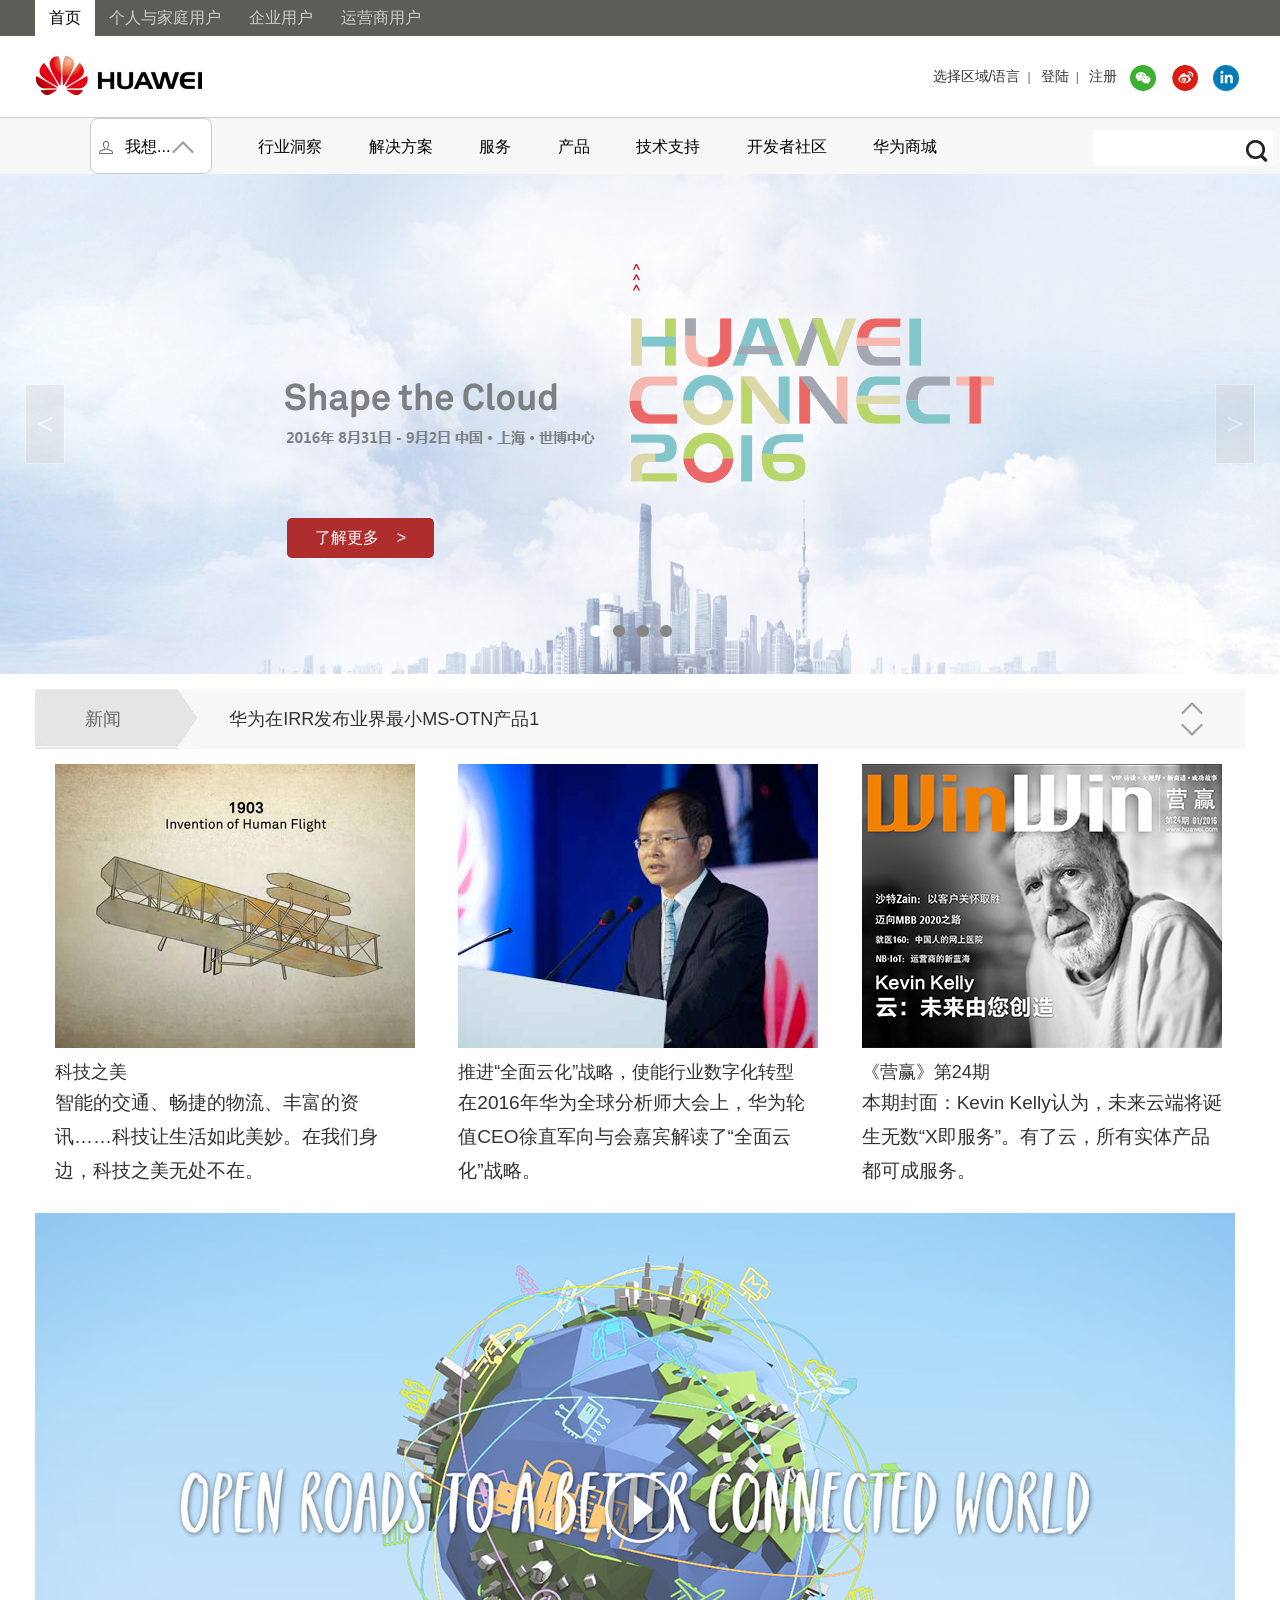
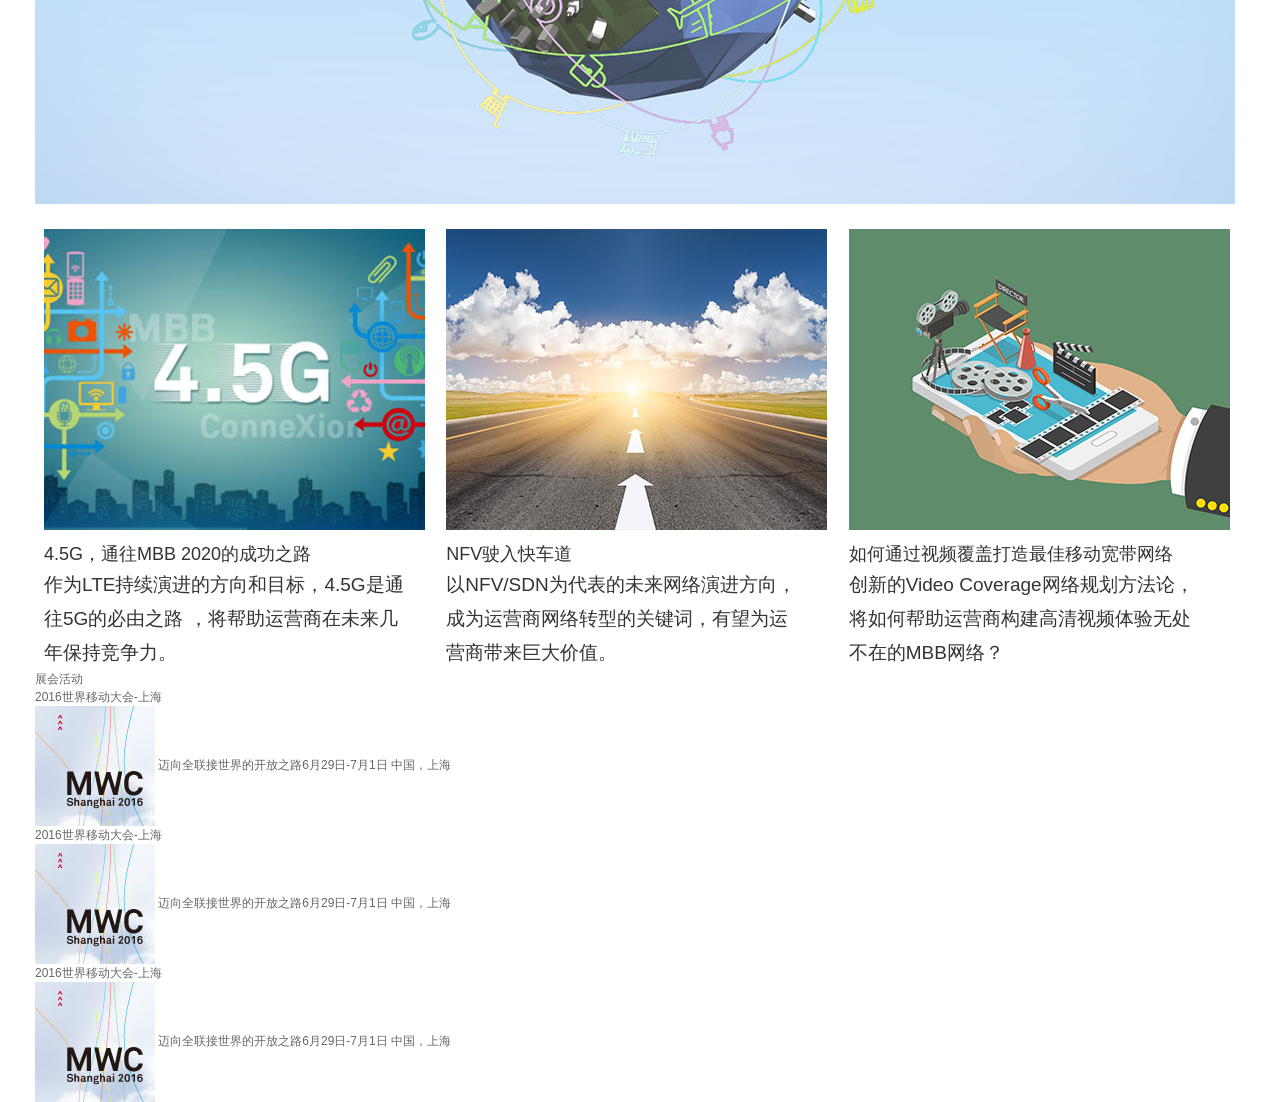
<file: index.html>
<!DOCTYPE html>
<html>
<head lang="en">
    <meta charset="UTF-8">
    <title>HUAWEI</title>
    <link rel="stylesheet" href="css/base.css"/>
    <link rel="stylesheet" href="css/short_cut.css"/>
    <link rel="stylesheet" href="css/nav.css"/>
    <link rel="stylesheet" href="css/slide.css"/>
    <link rel="stylesheet" href="css/newbar.css"/>
    <link rel="stylesheet" href="css/container.css"/>
    <link rel="stylesheet" href="css/showline.css"/>
    <script src="js/jquery-1.12.3.js"></script>
    <script src="js/index.js"></script>
</head>
<body>
<!--header开始-->
<div class="short_cut">
    <div class="w">
        <div class="short_cutT">
            <div class="clearfix">
                <ul>
                    <li class="active"><a>首页</a></li>
                    <li><a>个人与家庭用户</a></li>
                    <li><a>企业用户</a></li>
                    <li><a>运营商用户</a></li>
                </ul>
            </div>
        </div>
        <div class="short_cutB">
            <div class="short_cutBlf"><img src="images/logo_new.png" alt=""/></div>
            <div class="short_cutBrt">
                <ul>
                    <li id="loginspan"><a>选择区域/语言</a>|
                        <a>登陆</a>|
                        <a>注册</a></li>
                    <li class="follow">
                        <a href="#"><img src="images/wechat.png" alt=""/></a>
                        <a href="#"><img src="images/weibo.png" alt=""/></a>
                        <a href="#"><img src="images/hw_u_397327.png" alt=""/></a></li>
                </ul>
            </div>
        </div>
    </div>
</div>
<!--header结束-->
<!--nav开始-->
<div class="navwrap">
    <div class="w" style="padding: 0 69px;background-color: #F7F7F7;">
        <div class="navwrap_top">
            <ul>
                <li class="i_want_to"><img id="iwantoicon" src="images/user_icon.png" alt=""/><a href="#">我想...<img
                        src="images/hw_u_395993.png" alt=""/></a></li>
                <li><a href="#">行业洞察</a></li>
                <li><a href="#">解决方案</a></li>
                <li><a href="#">服务</a></li>
                <li><a href="#">产品</a></li>
                <li><a href="#">技术支持</a></li>
                <li><a href="#">开发者社区</a></li>
                <li><a href="#">华为商城</a></li>
                <span><input type="text"/><img id="search" src="images/icon_find.png" alt=""/></span>
            </ul>
        </div>
        <div class="navwrap_bottom">
            <ul>
                <li class="col-1">
                    <div class="row">
                        <img src="images/9-16.png" alt=""/>
                        <ul>
                            <li><a>浏览智能手机</a></li>
                            <li><a>浏览平板电脑</a></li>
                            <li><a>浏览穿戴设备</a></li>
                            <li><a>升级软件应用</a></li>
                            <li><a>访问消费者网站></a></li>
                        </ul>
                    </div>
                    <div class="row">
                        <img src="images/hw_u_395972.png" alt=""/>
                        <ul>
                            <li><a href="#">查找解决方案</a></li>
                            <li><a href="#">查找商用产品</a></li>
                            <li><a href="#">联系分销商</a></li>
                            <li><a href="#">获得技术支持</a></li>
                            <li><a href="#">访问企业业务网站></a></li>
                        </ul>
                    </div>
                    <div class="row">
                        <ul>
                            <li><a href="#">了解华为</a></li>
                            <li><a href="#">成为合作伙伴</a></li>
                            <li><a href="#">加入华为</a></li>
                            <li><a href="#">在线反馈</a></li>
                        </ul>
                    </div>
                </li>
                <li class="col-2">
                    <div class="row">
                        <ul>
                            <li><a href="#">全联接世界</a></li>
                            <li><a href="#">客户声音</a></li>
                            <li><a href="#">市场趋势</a></li>
                            <li><a href="#">创新</a></li>
                            <li><a href="#">热点技术</a></li>
                            <li><a href="#">标准与行业贡献</a></li>
                        </ul>
                    </div>
                    <div class="row img">
                        <img src="images/nav_banner_gci.jpg" alt=""/>

                        <div>
                            <h3><a href="#">2016全球联接指数</a></h3>

                            <p>通过经济要素和ICT使能技术的关联模型，持续量化全球数字经济发展进程，为不同国家的数字经济规划和发展提供参考。</p>
                        </div>
                    </div>
                    <div class="row img">
                        <img src="images/What-Should-We-Do-Before-5G-01.gif" alt=""/>

                        <div>
                            <h3><a href="#">华为轮值CEO郭平: 5G到来之前的准备</a></h3>

                            <p>5G到来前，我们可以做三件事：增强联接能力；从供给驱动转变为需求驱动使能垂直行业；重新定义网络能力。</p>
                        </div>
                    </div>

                </li>
                <li class="col-3">
                    <div class="row">
                        <ul style="margin-right:76px">
                            <li><h3>热点话题</h3></li>
                            <li><a href="#">无处不在的移动宽带</a></li>
                            <li><a href="#">合超宽带</a></li>
                            <li><a href="#">SoftCOM，重构未来电信业</a></li>
                            <li><a href="#">面向体验的ICT运营运维转型</a></li>
                            <li><a href="#">软件定义网络(SDN)</a></li>
                            <li><a href="#">精简IT，敏捷商道</a></li>
                            <li><a href="#">物联网，驱动行业创新</a></li>
                        </ul>
                    </div>
                    <div class="row">
                        <ul style="width: 105px;margin-right: 56px;">
                            <li>
                                <h3>行业</h3>
                            </li>
                            <li><a href="#">公共安全</a></li>
                            <li><a href="#">政务</a></li>
                            <li><a href="#">轨道</a></li>
                            <li><a href="#">电力</a></li>
                            <li><a href="#">金融</a></li>
                            <li><a href="#">影视传媒</a></li>
                        </ul>
                    </div>
                    <div class="row">
                        <ul style="width: 145px;">
                            <li>
                                <h3>&nbsp;</h3>
                            </li>
                            <li><a href="#">教育</a></li>
                            <li><a href="#">医疗</a></li>
                            <li><a href="#">油气</a></li>
                            <li><a href="#">制造</a></li>
                            <li><a href="#">零售</a></li>
                            <li><a href="#">酒店</a></li>
                        </ul>
                    </div>
                    <div class="row img">
                        <img src="images/leading_new_ict.jpg" alt=""/>

                        <div>
                            <h3><a href="#">Leading New ICT</a></h3>

                            <p>在”新ICT“时代，华为基于技术创新，打造开放平台，构建全新生态，助力企业数字化转型。</p>
                        </div>
                    </div>
                    <div class="row img">
                        <img src="images/nav_banner_shequ.jpg" alt=""/>

                        <div>
                            <h3><a href="#">产品定义社区</a></h3>

                            <p>如果您在安装、使用、维护华为泛网络产品中有任何问题与建议，赶快告诉我们吧，反馈一经采纳，就有大奖哦！我们的产品你定义！</p>
                        </div>
                    </div>

                </li>
                <li class="col-4">
                    <div class="row">
                        <ul style="">
                            <li>
                                <h3>热点话题</h3>
                            </li>
                            <li><a href="#">客户体验管理</a></li>
                            <li><a href="#">精品网</a></li>
                            <li><a href="#">端到端网络规划与集成</a></li>
                            <li><a href="#">OSS从支撑到使能</a></li>
                            <li><a href="#">NFV集成与运维</a></li>
                            <li><a href="#">数据中心新建与整合</a></li>
                            <li><a href="#">运维转型</a></li>
                        </ul>
                    </div>
                    <div class="row">
                        <ul style="">
                            <li>
                                <h3>运营商服务</h3>
                            </li>
                            <li><a href="#">咨询服务</a></li>
                            <li><a href="#">管理客户体验服务</a></li>
                            <li><a href="#">系统集成服务</a></li>
                            <li><a href="#">管理服务</a></li>
                            <li><a href="#">客户支持服务</a></li>
                            <li><a href="#">网络部署服务</a></li>
                            <li><a href="#">培训服务</a></li>
                        </ul>
                    </div>
                    <div class="row">
                        <ul style="">
                            <li>
                                <h3>企业服务</h3>
                            </li>
                            <li><a href="#">专业服务</a></li>
                            <li><a href="#">技术支持服务</a></li>
                            <li><a href="#">培训与认证服务</a></li>
                            <li><a href="#">行业服务解决方案</a></li>
                        </ul>
                    </div>
                </li>
                <li class="col-5">
                    <div class="row">
                        <ul style="">
                            <li>
                                <h3>个人</h3>
                            </li>
                            <li><a href="#">手机</a></li>
                            <li><a href="#">平板电脑</a></li>
                            <li><a href="#">智能穿戴</a></li>
                            <li><a href="#">移动宽带</a></li>
                            <li><a href="#">NFV集成与运维</a></li>
                            <li><a href="#">智能家居</a></li>
                            <li><a href="#">配件</a></li>
                        </ul>
                    </div>
                    <div class="row">
                        <ul style="">
                            <li>
                                <h3>商用</h3>
                            </li>
                            <li><h3 class="smalltitle">无线电信网络</h3></li>
                            <li><a href="#">LTE FDD</a></li>
                            <li><a href="#">LTE TDD</a></li>
                            <li><a href="#">SingleRAN</a></li>
                            <li><a href="#">GSM & UMTS</a></li>
                            <li><h3 class="smalltitle">电信软件</h3></li>
                            <li><a href="#">客户管理</a></li>
                            <li><a href="#">收入管理</a></li>
                            <li><a href="#">大数据分析</a></li>
                        </ul>
                    </div>
                    <div class="row">
                        <ul style="">
                            <li>
                                <h3>&nbsp;</h3>
                            </li>
                            <li><h3 class="smalltitle">IT</h3></li>
                            <li><a href="#">存储</a></li>
                            <li><a href="#">服务器D</a></li>
                            <li><a href="#">云计算</a></li>
                            <li><a href="#">企业云服务</a></li>
                            <li><h3 class="smalltitle">企业无线</h3></li>
                            <li><a href="#">eLTE宽带接入</a></li>
                            <li><a href="#">eLTE宽带集群</a></li>
                            <li><a href="#">GSM-R</a></li>
                        </ul>
                    </div>
                    <div class="row">
                        <ul style="">
                            <li>
                                <h3>&nbsp;</h3>
                            </li>
                            <li><h3 class="smalltitle">企业网络</h3></li>
                            <li><a href="#">交换机</a></li>
                            <li><a href="#">路由器</a></li>
                            <li><a href="#">无线局域网</a></li>
                            <li><a href="#">传送网</a></li>
                            <li><a href="#">接入网</a></li>
                            <li><a href="#">安全</a></li>
                        </ul>
                    </div>
                    <div class="row">
                        <ul style="">
                            <li>
                                <h3>&nbsp;</h3>
                            </li>
                            <li><h3 class="smalltitle">UC&C</h3></li>
                            <li><a href="#">智真和视讯</a></li>
                            <li><a href="#">视频监控</a></li>
                            <li><a href="#">融合通信</a></li>
                            <li><h3 class="smalltitle">网络能源</h3></li>
                            <li><a href="#">通信能源</a></li>
                            <li><a href="#">数据中心能源</a></li>
                            <li><a href="#">FusionS智能光伏</a></li>
                        </ul>
                    </div>
                </li>
                <li class="col-6">
                    <div class="row">
                        <ul style="">
                            <li>
                                <h3>消费者</h3>
                            </li>
                            <li><a href="#">寄修服务</a></li>
                            <li><a href="#">预约服务</a></li>
                            <li><a href="#">保修状态查询</a></li>
                            <li><a href="#">保修政策</a></li>
                            <li><a href="#">花粉俱乐部</a></li>
                            <li><a href="#">服务中心</a></li>
                            <li><a href="#">升级软件应用</a></li>
                        </ul>
                    </div>
                    <div class="row">
                        <ul style="">
                            <li>
                                <h3>企业用户</h3>
                            </li>
                            <li><a href="#">技术支持</a></li>
                            <li><a href="#">软件下载</a></li>
                            <li><a href="#">互动社区</a></li>
                            <li><a href="#">工具</a></li>
                            <li><a href="#">文档查找</a></li>
                            <li><a href="#">案例库</a></li>
                            <li><a href="#">华为培训与认证</a></li>
                        </ul>
                    </div>
                    <div class="row">
                        <ul style="">
                            <li>
                                <h3>运营商用户</h3>
                            </li>
                            <li><a href="#">产品支持</a></li>
                            <li><a href="#">Group Space</a></li>
                            <li><a href="#">公告</a></li>
                            <li><a href="#">华为资料直通车</a></li>
                            <li><a href="#">培训</a></li>
                            <li><a href="#">HedEx Lite</a></li>
                            <li><a href="#">知道社区</a></li>
                        </ul>
                    </div>
                    <div class="row img">
                        <img src="images/group_nav_support.jpg" alt=""/>

                        <div>
                            <p>在线技术支持、软件下载、文档共享，无论您遇到任何问题，我们都将随时为您提供服务。</p>
                        </div>
                    </div>
                </li>
                <li></li>
                <li></li>
            </ul>
        </div>
    </div>
</div>
<!--nav结束-->

<!--slide开始-->
<div id="slide" class="">
    <ul class="">
        <li>
            <img class="mainimg" src="images/hc2016_banner_bg.jpg" alt=""/>

            <div class="centerimg">
                <img src="images/hc2016_text_cn.png" alt="" style="margin-left: -355px;margin-top: -160px;"/>
                <a href="#" style="margin-left: -530px;margin-top: 60px;">了解更多&nbsp&nbsp&nbsp&nbsp></a>
            </div>
        </li>
        <li class="dark">
            <img class="mainimg" src="images/Matebook_bg_cn.jpg" alt=""/>

            <div class="centerimg dark">
                <img src="images/Matebook_text_cn.png" alt="" style="margin-left:-10px;margin-top:-180px;"/>
                <a href="#" style="margin-left: -80px;margin-top: 90px;">了解更多&nbsp&nbsp&nbsp&nbsp></a>
            </div>
        </li>
        <li class="dark">
            <img class="mainimg" src="images/GCI_2016-banner_bg.jpg" alt=""/>

            <div class="centerimg dark">
                <img src="images/GCI_banner_text_cn.png" alt="" style="margin-left:-500px;margin-top:-180px;"/>
                <a href="#" style="margin-left: -500px;margin-top: 90px;">了解更多&nbsp&nbsp&nbsp&nbsp></a>
            </div>
        </li>
        <li class="dark">
            <img class="mainimg" src="images/P9_banner_bg_cn.jpg" alt=""/>

            <div class="centerimg dark">
                <img src="images/p9_text_cn.jpg" alt="" style="margin-left: 120px;margin-top: -120px;"/>
                <a href="#" style="margin-left: 90px;margin-top: 60px;">了解更多&nbsp&nbsp&nbsp&nbsp></a></div>
        </li>
        <!--<li style="display: none;">-->
        <!--<img class="mainimg" src="images/hc2016_banner_bg.jpg" alt=""/>-->

        <!--<div class="centerimg">-->
        <!--<img src="images/hc2016_text_cn.png" alt="" style="margin-left: -355px;margin-top: -160px;"/>-->
        <!--<a href="#" style="margin-left: -530px;margin-top: 60px;">了解更多&nbsp&nbsp&nbsp&nbsp></a>-->
        <!--</div>-->
        <!--</li>-->
    </ul>
    <ol id="slide_list">
        <li class="active"></li>
        <li></li>
        <li></li>
        <li></li>
    </ol>
    <div id="arr">
        <input type="button" id="left" value="&lt;">
        <input type="button" id="right" value="&gt">
    </div>
</div>
<!--slide结束-->
<!--newbar开始-->
<div class="newbar w">
    <div class="newbar_left">
        <a>新闻</a>
    </div>
    <div class="newbar_center">
        <ul>
            <li><a href="###">华为在IRR发布业界最小MS-OTN产品1</a></li>
            <li><a href="###">华为在IRR发布业界最小MS-OTN产品2</a></li>
            <li><a href="###">华为在IRR发布业界最小MS-OTN产品3</a></li>
            <li><a href="###">华为在IRR发布业界最小MS-OTN产品4</a></li>
            <li><a href="###">华为在IRR发布业界最小MS-OTN产品5</a></li>
            <li><a href="###">华为在IRR发布业界最小MS-OTN产品6</a></li>
        </ul>
    </div>
    <div class="newbar_rigth">
        <a href="###" class="nr_top"><img src="images/hw_u_395993.png" alt=""/></a>
        <a href="###" class="nr_bottom"><img src="images/hw_u_395995.png" alt=""/></a>
    </div>
</div>
<!--newbar结束-->

<!--container开始-->
<div class="container w">
    <div class="cont_block">
        <ul>
            <li>
                <div>
                    <img src="images/2016_innovation_day_video.jpg" alt=""/>
                </div>
                <h2><a href="###">科技之美</a></h2>

                <p>智能的交通、畅捷的物流、丰富的资讯……科技让生活如此美妙。在我们身边，科技之美无处不在。</p>
            </li>
            <li>
                <div>
                    <img src="images/has2016_2.jpg" alt=""/>
                </div>
                <h2><a href="###">推进“全面云化”战略，使能行业数字化转型</a></h2>

                <p>在2016年华为全球分析师大会上，华为轮值CEO徐直军向与会嘉宾解读了“全面云化”战略。</p>
            </li>
            <li>
                <div>
                    <img src="images/winwin-24-cn.jpg" alt=""/>
                </div>
                <h2><a href="###">《营赢》第24期</a></h2>

                <p>本期封面：Kevin Kelly认为，未来云端将诞生无数“X即服务”。有了云，所有实体产品都可成服务。</p>
            </li>
        </ul>
    </div>
    <div class="cont_center">
        <img src="images/OPEN-A-BETTER.jpg" alt=""/>
        <img class="videobtn" src="images/video_btn.png" alt=""/>
    </div>
    <div class="cont_block">
        <ul>
            <li style="padding: 0px 9px;width: 381px;">
                <div>
                    <img src="images/45.jpg" alt=""/>
                </div>
                <h2><a href="###">4.5G，通往MBB 2020的成功之路</a></h2>

                <p>作为LTE持续演进的方向和目标，4.5G是通往5G的必由之路 ，将帮助运营商在未来几年保持竞争力。</p>
            </li>
            <li style="padding: 0px 9px;width: 381px;">
                <div>
                    <img src="images/NFV驶入快车道.jpg" alt=""/>
                </div>
                <h2><a href="###">NFV驶入快车道</a></h2>

                <p>以NFV/SDN为代表的未来网络演进方向，成为运营商网络转型的关键词，有望为运营商带来巨大价值。</p>
            </li>
            <li style="padding: 0px 9px;width: 381px;">
                <div>
                    <img src="images/视频覆盖.jpg" alt=""/>
                </div>
                <h2><a href="###">如何通过视频覆盖打造最佳移动宽带网络</a></h2>

                <p>创新的Video Coverage网络规划方法论，将如何帮助运营商构建高清视频体验无处不在的MBB网络？</p>
            </li>
        </ul>
    </div>
    <div class="cont_bottom">

    </div>
</div>
<!--container结束-->

<!--showline开始-->
<div class="showline w">
    <div><h2><a href="###">展会活动</a></h2></div>

    <div>
        <h3><a href="###">2016世界移动大会-上海</a></h3>

        <p>
            <img src="images/mwcshanghai2016.jpg" alt=""/>
            迈向全联接世界的开放之路6月29日-7月1日 中国，上海
        </p>
    </div>

    <div>
        <h3><a href="###">2016世界移动大会-上海</a></h3>

        <p>
            <img src="images/mwcshanghai2016.jpg" alt=""/>
            迈向全联接世界的开放之路6月29日-7月1日 中国，上海
        </p>
    </div>

    <div>
        <h3><a href="###">2016世界移动大会-上海</a></h3>

        <p>
            <img src="images/mwcshanghai2016.jpg" alt=""/>
            迈向全联接世界的开放之路6月29日-7月1日 中国，上海
        </p>
    </div>
</div>
<!--showline结束-->

</body>
</html>
</file>
<file: css/base.css>
@charset "UTF-8";
/*css 初始化 */
html, body, ul, li, ol, dl, dd, dt, p, h1, h2, h3, h4, h5, h6, form, fieldset, legend, img {
    margin: 0;
    padding: 0;
}

fieldset, img, input, button { 			/*fieldset组合表单中的相关元素*/
    border: none;
    padding: 0;
    margin: 0;
    outline-style: none;
}

ul, ol {
    list-style: none;				/*清除列表风格*/
}

input {
    padding-top: 0;
    padding-bottom: 0;
    font-family: "SimSun","宋体",sans-serif;
}

select, input {
    vertical-align: middle;
}

select, input, textarea {
    font-size: 12px;
    margin: 0;
}

textarea {
    resize: none;
}

/*防止多行文本框拖动*/
img {
    border: 0;
    vertical-align: middle;
}

/*  去掉图片低测默认的3像素空白缝隙*/
table {
    border-collapse: collapse;			/*合并外边线*/
}


body {
    font: 12px/150% Arial, Verdana, "\5b8b\4f53";	/*宋体，Unicode，统一码*/
    color: #666;
    background: #fff
}

.clearfix:before, .clearfix:after {
    content: "";
    display: table;
}

.clearfix:after {
    clear: both;
}

.clearfix {
    *zoom: 1; /*IE/7/6*/
}

a {
    color: #666;
    text-decoration: none;
}

a:hover {
    color: #C81623;
}

h1, h2, h3, h4, h5, h6 {
    text-decoration: none;
    font-weight: normal;
    font-size: 100%;
}

s, i, em {
    font-style: normal;
    text-decoration: none;
}

.col-red {
    color: #C81623 !important;
}

/*公共类*/
.w {
    /*版心 提取 */
    width: 1210px;
    margin: 0 auto;
}

.fl {
    float: left
}

.fr {
    float: right
}

.al {
    text-align: left
}

.ac {
    text-align: center
}

.ar {
    text-align: right
}

.hide {
    display: none
}


/*shortcut开始*/
</file>
<file: css/short_cut.css>
@charset "UTF-8";
.short_cut {
    width: 100%;
    height: 36px;
    background-color: #5D5D58;
}
.short_cutT {
    /*width: 100%;*/


}

.short_cutT ul {
    width: 100%;
    height: 36px;
}

.short_cutT ul li {
    float: left;
    /*display: inline-block;*/
}

.short_cutT ul a {
    display: inline-block;
    padding: 0 14px;
    font: 400 16px/36px frutigernext, "Microsoft YaHei", Arial, Helvetica, sans-serif;
    color: #CCCCCC;
}

.short_cutT ul li:hover {
    background-color: #333333;
}

/*.short_cut ul li a:hover {*/
/*color: #333333*/
/*}*/

.short_cutT .active {
    background-color: #fff;
}

.short_cutT .active a {
    color: #000;
}

.short_cutB {
    /*width: 100%;*/
    clear: both;
}

.short_cutB .short_cutBlf {
    width: 890px;
    height: 40px;
    padding: 20px 0;
    float: left;
    /*overflow: hidden;*/
    /*display: inline-block;*/
}

.short_cutB .short_cutBrt ul {
    /*padding: 20px 0 ;*/
    float: right;
    /*display: inline-block;*/
}
.short_cutBrt {
    float: right;
    display: inline-block;
}
.short_cutB .short_cutBrt ul li {
    float: left;
    /*display: inline-block;*/
}
#loginspan {
    line-height: 80px;
}

#loginspan a {
    width: 28px;
    height: 28px;
    font: 400 14px/80px frutigernext, "Microsoft YaHei", Arial, Helvetica, sans-serif;
    padding: 0 7px;
    color: #333;
}

.follow {
    line-height: 80px;
}
</file>
<file: css/nav.css>
@charset "UTF-8";
.navwrap {
    border-top: 1px solid #CCCCCC;
    /*border-bottom: 1px solid #CCCCCC;*/
    /*height: 56px;*/
    background-color: #F7F7F7;
    clear: both;
    /*overflow: hidden;*/
}

#iwantoicon {
    margin-right: 12px;
    margin-left: -20px;
}

.navwrap_top .i_want_to {
    border-radius: 8px;
    border: 1px solid #CCCCCC;
    width: 92px;
    height: 52px;
    line-height: 52px;
    padding: 2px 0 0 28px;
    background-color: #ffffff;
}

.navwrap_top ul {
    height: 56px;
    display: inline-block;
    /*float: left;*/
    font: 400 16px/56px frutigernext, "Microsoft YaHei", Arial, Helvetica, sans-serif;
}

.navwrap_top li {
    display: inline-block;
    margin: 0px 21px;
}

.navwrap_top li a {
    color: #000;
}

.navwrap_top li a:hover {
    color: red;
}

.navwrap_top input {
    display: inline-block;
    width: 180px;
    height: 36px;
    margin-left: 130px;
}

.navwrap_top span {
    position: relative;
}

.navwrap_top #search {
    position: absolute;
    top: 2px;
    right: 5px;
}

.navwrap_bottom {

}

.col-1 {
    padding-top: 10px;
    height: 209px;
    display: none;
}
.col-1 .row {
    display: inline-block;
}
.col-1 img {
    margin-right: 40px;
    display: inline-block;
    vertical-align: text-bottom;
}

.col-1 ul {
    margin-right: 170px;
    display: inline-block;
}

.col-1 ul li a {
    cursor: auto;
    color: #333;
    font: 400 16px/34px frutigernext, "Microsoft YaHei", Arial, Helvetica, sans-serif;
}

.col-1 ul li a:hover {
    color: #0066ff;
}

.col-2 {
    height: 335px;
    padding-top: 10px;
    display: none;
}
.col-2 .row {
    display: inline-block;
}
.col-2 ul {
    margin-right: 127px;
}

.col-2 ul li {
    width: 296px;
    border-bottom: 1px solid #CCCCCC;
}

.col-2 ul li a {
    color: #000;
    font: 400 16px/44px frutigernext, "Microsoft YaHei", Arial, Helvetica, sans-serif;
}

.col-2 ul li a:hover {
    color: #0066ff
}

.col-2 .img {
    margin-left: 94px;
    vertical-align: top;
}

.col-2 .img div h3 {
    font: 700 16px/28px frutigernext, "Microsoft YaHei", Arial, Helvetica, sans-serif;
}

.col-2 .img div p {
    width: 290px;
    font: 400 16px/180% frutigernext, "Microsoft YaHei", Arial, Helvetica, sans-serif;
}

.col-3 {
    height: 407px;
    padding-top: 10px;
    display: none;
}
.col-3 .row {
    display: inline-block;
}
.col-3  ul {
    display: inline-block;
    width: 170px;
    color: #cc0000;
    vertical-align: top;
}

.col-3  ul h3 {
    margin: 10px auto 10px;
    font-size: 16px;
    font-weight: bold;
}

.col-3 .row ul li {
    font: 400 16px/34px frutigernext, "Microsoft YaHei", Arial, Helvetica, sans-serif;
}

.col-3 ul li a {
    color: #000;
    font: 400 16px/34px frutigernext, "Microsoft YaHei", Arial, Helvetica, sans-serif;
}

.col-3 ul li a:hover {
    color: #0066ff
}

.col-3 .img {
    width: 299px;
    padding: 0 0 0 10px;
    display: inline-block;
    vertical-align: top;
}

.col-3 .img div h3 {
    font: 700 16px/28px frutigernext, "Microsoft YaHei", Arial, Helvetica, sans-serif;
}

.col-3 .img div p {
    width: 290px;
    font: 400 16px/180% frutigernext, "Microsoft YaHei", Arial, Helvetica, sans-serif;
}

.col-4 {
    height: 323px;
    padding-top: 10px;
    display: none;
}
.col-4 .row{
    display: inline-block;
}
.col-4 ul {
    width: 270px;
    color: #cc0000;
    padding: 0 10px;;
    display: inline-block;
    vertical-align: top;
}

.col-4 ul h3 {
    margin: 10px auto 10px;
    font-size: 16px;
    font-weight: bold;
}

.col-4 ul li {
    font: 400 16px/34px frutigernext, "Microsoft YaHei", Arial, Helvetica, sans-serif;
}

.col-4 ul li a {
    color: #000;
    font: 400 16px/34px frutigernext, "Microsoft YaHei", Arial, Helvetica, sans-serif;
}

.col-4 ul li a:hover {
    color: #0066ff
}

.col-5 {
    height: 402px;
    padding-top: 10px;
    display: none;
}
.col-5 .row {
    display: inline-block;
}
.col-5  ul {
    width: 170px;
    color: #cc0000;
    padding: 0 15px;;
    display: inline-block;
    vertical-align: top;
}

.col-5  ul h3 {
    margin: 10px auto 10px;
    font-size: 16px;
    font-weight: bold;
}

.col-5 .smalltitle {
    color: #000;
}

.col-5 ul li {
    font: 400 16px/28px frutigernext, "Microsoft YaHei", Arial, Helvetica, sans-serif;
}

.col-5 ul li a {
    color: #000;
    font: 400 16px/34px frutigernext, "Microsoft YaHei", Arial, Helvetica, sans-serif;
}

.col-5 ul li a:hover {
    color: #0066ff
}

.col-6 {
    height: 402px;
    padding-top: 10px;
    display: none;
}
.col-6 .row{
    display: inline-block;
}
.col-6  ul {
    width: 170px;
    display: inline-block;
    vertical-align: top;
    color: #cc0000;
    padding: 0 15px;;
}

.col-6  ul h3 {
    margin: 10px auto 10px;
    font-size: 16px;
    font-weight: bold;
}

.col-6 .smalltitle {
    color: #000;
}

.col-6 .row ul li {
    font: 400 16px/28px frutigernext, "Microsoft YaHei", Arial, Helvetica, sans-serif;
}

.col-6 ul li a {
    color: #000;
    font: 400 16px/34px frutigernext, "Microsoft YaHei", Arial, Helvetica, sans-serif;
}

.col-6 ul li a:hover {
    color: #0066ff
}

.col-6 .img {
    width: 299px;
    padding: 0 0 0 10px;
    margin-left: 200px;
    display: inline-block;
    vertical-align: top;
}

.col-6 .img div h3 {
    font: 700 16px/28px frutigernext, "Microsoft YaHei", Arial, Helvetica, sans-serif;
}

.col-6 .img div p {
    padding-top: 16px;
    color: #000;
    width: 290px;
    font: 400 16px/180% frutigernext, "Microsoft YaHei", Arial, Helvetica, sans-serif;
}
</file>
<file: css/slide.css>
@charset "UTF-8";

#slide {
    position: relative;
}

#slide ul {

}

#slide ul li {
    position: relative;

}

#slide .light {
    opacity: 0;
}

#slide .dark {
    display: none;
}

#slide ul li a {
    display: inline-block;
    width: 147px;
    height: 40px;
    background-color: #B02D2E;
    position: absolute;
    border-radius: 5px;
    top: 50%;
    left: 50%;
    text-align: center;
    color: #ffffff;
    font: 400 16px/40px frutigernext, "Microsoft YaHei", Arial, Helvetica, sans-serif;
}

#slide .mainimg {
    width: 100%;
    height: 500px;
}

#slide ul li .centerimg {
    position: absolute;
    left: 50%;
    top: 50%;
}

#slide_list {
    position: absolute;
    left: 50%;
    top: 450px;
    margin-left: -50px;
}

#slide_list li {
    width: 20px;
    text-align: center;
    height: 12px;
    overflow: hidden;
    display: inline-block;
    background: url("../images/point_btn_1.png") no-repeat;
}

#slide_list .active {
    background: url("../images/point_btn_1.png") no-repeat 0 -12px;
}

#arr {
    /*display: none;*/
}

#arr input {
    width: 40px;
    height: 80px;
    line-height: 40px;
    position: absolute;
    top: 50%;
    margin-top: -40px;
    background-color: #CCCCCC;
    cursor: pointer;
    text-align: center;
    font-weight: bold;
    font-family: '黑体';
    font-size: 30px;
    color: #fff;
    opacity: 0.3;
    border: 1px solid #fff;
}

#arr #left {
    left: 25px;
}

#arr #right {
    right: 25px;
}
</file>
<file: css/newbar.css>
@charset "UTF-8";
.newbar {
    margin: 15px auto;
    height: 60px;
    background-color: #F7F7F7;
    position: relative;
    overflow: hidden;
}

.newbar_left {
    display: inline-block;

    width: 116px;
    background: url("../images/homepage_news_01.png");
    padding-left: 50px;
    vertical-align: top;
}

.newbar_left a {
    cursor: pointer;
    font: normal 18px/60px Microsoft YaHei, Arial, Helvetica, sans-serif;
}

.newbar_center {
    display: inline-block;
}

.newbar_center ul {
    display: inline-block;

}

.newbar_center ul a {
    padding-left: 25px;
    color: #333;
    font: normal 18px/60px Microsoft YaHei, Arial, Helvetica, sans-serif;
}

.newbar_rigth .nr_top {
    position: absolute;
    right: 40px;
    top: 10px;
}

.newbar_rigth .nr_bottom {
    position: absolute;
    right: 40px;
    top: 30px;
}
</file>
<file: css/container.css>
@charset "UTF-8";
.container {

}

.cont_block ul li {
    display: inline-block;
    width: 360px;
    vertical-align: top;
    padding: 0 20px;
    /*padding: 0 20px;*/

}

.cont_block h2 {
    display: inline-block;
    margin-top: 10px;

}

.cont_block p {
    display: inline-block;
    width: 360px;
    color: #333;
    font: normal 19px/34px Microsoft YaHei, Arial, Helvetica, sans-serif;;
}

.cont_block ul li a {
    color: #333;
    font: normal 18px/28px Microsoft YaHei, Arial, Helvetica, sans-serif;;
}

.cont_center {
    /*padding: 0 20px;*/
    position: relative;
    margin: 25px auto;
    /*padding: 0 7px;*/
}

.videobtn {
    position: absolute;
    left: 50%;
    top: 50%;
    margin-left: -35px;
    margin-top: -35px;
}
</file>
<file: css/showline.css>
@charset "UTF-8";
</file>
